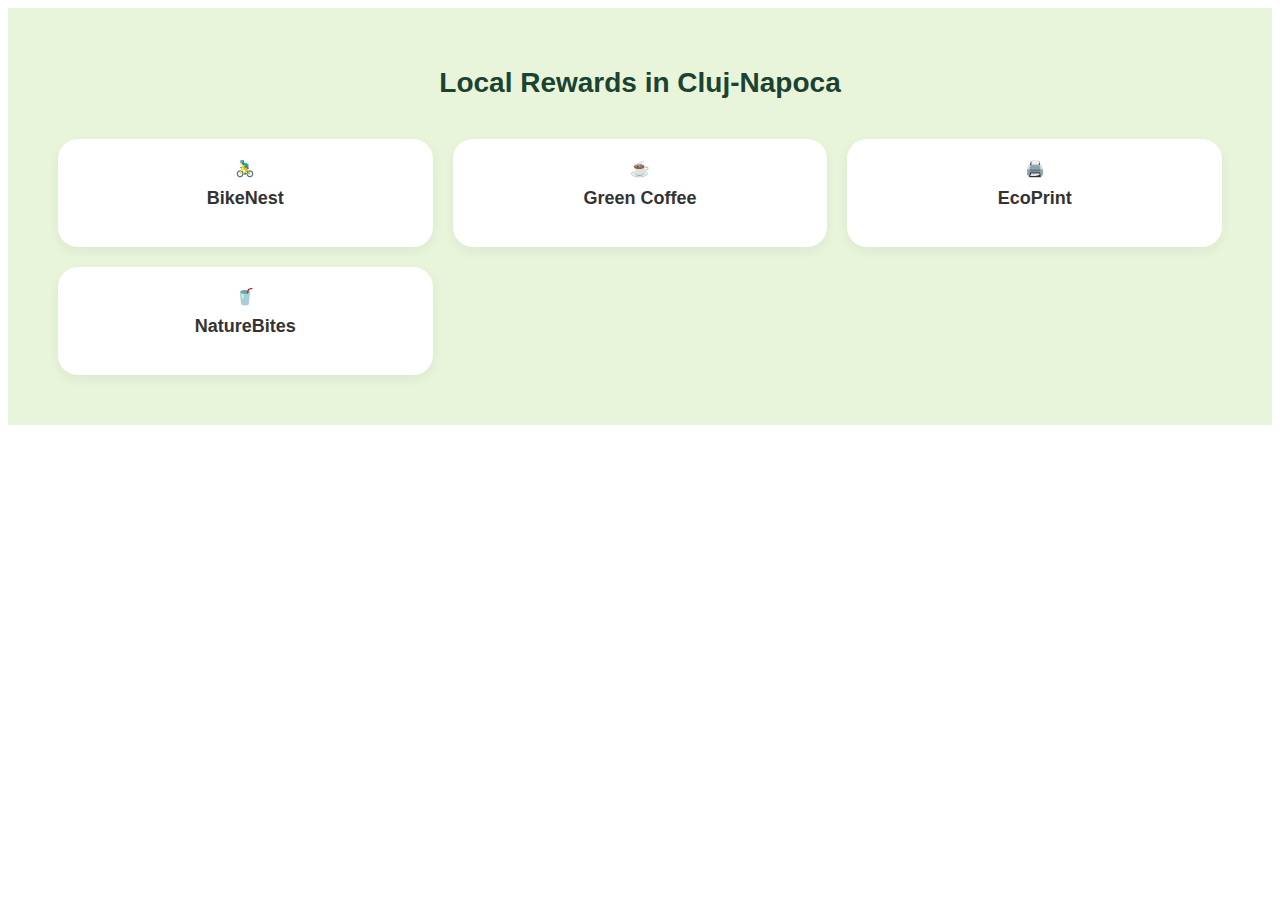
<file: businessOffersCluj.html>
<!DOCTYPE html>
<html lang="en">
<head>
  <meta charset="UTF-8" />
  <meta name="viewport" content="width=device-width, initial-scale=1.0"/>
  <title>Cluj-Napoca Local Rewards</title>
  <link rel="stylesheet" href="style/businessOffers.css">
</head>
<body>
  <div id="offers-container">
    <h1>Local Rewards in Cluj-Napoca</h1>
    <div id="business-grid"></div>
  </div>
  <script type="module" src="src/businessOffersCluj.js"></script>
</body>
</html>
</file>
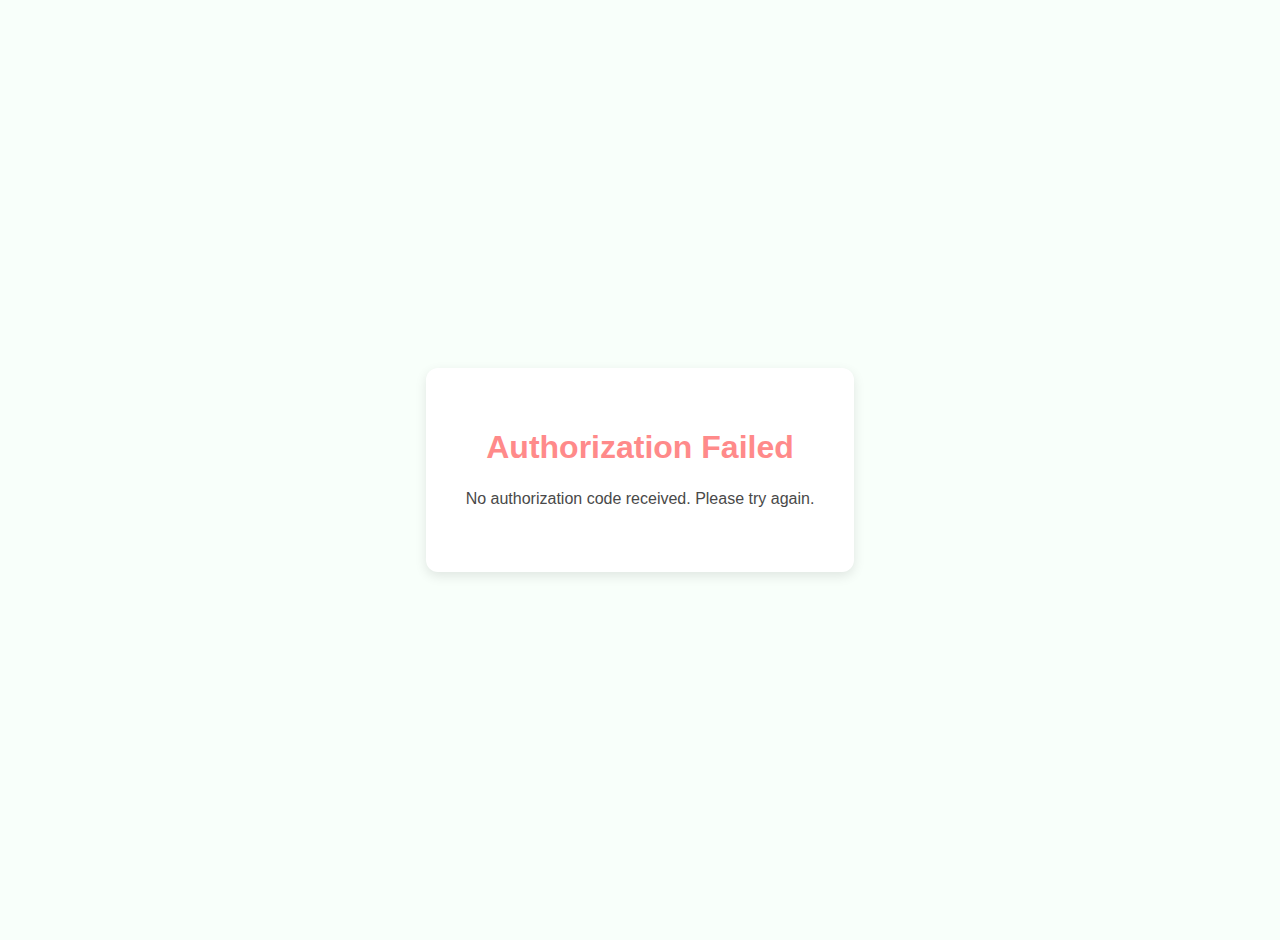
<file: callback.html>
<!DOCTYPE html>
<html lang="en">
<head>
    <meta charset="UTF-8">
    <meta name="viewport" content="width=device-width, initial-scale=1.0">
    <title>EcoMove Health - Authorization Complete</title>
    <style>
        body {
            font-family: 'Poppins', sans-serif;
            background-color: #f8fffa;
            color: #494949;
            display: flex;
            flex-direction: column;
            align-items: center;
            justify-content: center;
            height: 100vh;
            margin: 0;
            padding: 20px;
            text-align: center;
        }
        
        .auth-box {
            background-color: white;
            border-radius: 12px;
            padding: 40px;
            box-shadow: 0 4px 12px rgba(0,0,0,0.1);
            max-width: 500px;
        }
        
        h1 {
            color: #69d1b0;
            margin-bottom: 20px;
        }
        
        .error-title {
            color: #ff8a8a;
        }
        
        p {
            line-height: 1.6;
            margin-bottom: 20px;
        }
        
        .error-details {
            background-color: #ffeaea;
            padding: 15px;
            border-radius: 8px;
            font-family: monospace;
            text-align: left;
            max-height: 200px;
            overflow-y: auto;
            margin-bottom: 20px;
        }
        
        .suggestions {
            background-color: #f0f9ff;
            padding: 15px;
            border-radius: 8px;
            text-align: left;
            margin-bottom: 20px;
        }
        
        .suggestions h3 {
            color: #4a6fa5;
            margin-top: 0;
        }
        
        .suggestions ul {
            margin-bottom: 0;
            padding-left: 20px;
        }
        
        .spinner {
            border: 3px solid rgba(168, 230, 207, 0.3);
            border-radius: 50%;
            border-top: 3px solid #69d1b0;
            width: 30px;
            height: 30px;
            animation: spin 1s linear infinite;
            margin: 0 auto 20px;
        }
        
        @keyframes spin {
            0% { transform: rotate(0deg); }
            100% { transform: rotate(360deg); }
        }
    </style>
</head>
<body>
    <div class="auth-box">
        <div class="spinner"></div>
        <h1>Authorization Complete</h1>
        <p>Google Fit has been successfully connected. You can close this window and return to the EcoMove Health Dashboard.</p>
    </div>
    
    <script>
        // For debugging
        console.log('Callback page loaded. Full URL:', window.location.href);
        
        // Extract code, state, and error parameters from URL
        const urlParams = new URLSearchParams(window.location.search);
        const code = urlParams.get('code');
        const state = urlParams.get('state');
        const error = urlParams.get('error');
        const errorDescription = urlParams.get('error_description');
        
        console.log('Params:', {
            code: code ? code.substring(0, 5) + '...' : null,
            state,
            error,
            errorDescription
        });
        
        // Update UI elements
        const spinnerEl = document.querySelector('.spinner');
        const titleEl = document.querySelector('h1');
        const messageEl = document.querySelector('p');
        
        // Check if we have an error
        if (error) {
            spinnerEl.style.display = 'none';
            titleEl.textContent = 'Authorization Failed';
            titleEl.classList.add('error-title');
            
            let errorMessage = errorDescription || 'An error occurred during the authorization process.';
            
            // Specific error handling
            if (error === 'access_denied') {
                errorMessage = 'You have denied access to your Google Fit data. This might be because:';
                
                // Create suggestions element
                const suggestionsEl = document.createElement('div');
                suggestionsEl.className = 'suggestions';
                suggestionsEl.innerHTML = `
                    <h3>Possible solutions:</h3>
                    <ul>
                        <li>Make sure you are signed in to the correct Google account</li>
                        <li>The Google Cloud project may not be verified yet for these scopes</li>
                        <li>Try connecting again and accept all permissions</li>
                        <li>If you're the developer, check that the Google Cloud project has the Fitness API enabled</li>
                    </ul>
                `;
                
                // Update message
                messageEl.textContent = errorMessage;
                messageEl.after(suggestionsEl);
            } else {
                messageEl.textContent = errorMessage;
            }
            
            // Create and display error details
            const errorDetails = document.createElement('div');
            errorDetails.className = 'error-details';
            errorDetails.textContent = `Error: ${error}\n${errorDescription ? 'Description: ' + errorDescription : ''}`;
            
            // Insert after suggestions or message
            const suggestionsEl = document.querySelector('.suggestions');
            if (suggestionsEl) {
                suggestionsEl.after(errorDetails);
            } else {
                messageEl.after(errorDetails);
            }
            
            console.error('OAuth error:', error, errorDescription);
            
            // Send error message back to opener window
            if (window.opener) {
                try {
                    window.opener.postMessage({
                        type: 'google_fit_auth',
                        error: error,
                        errorDescription: errorDescription
                    }, window.location.origin);
                    console.log('Error message sent to opener window');
                } catch (e) {
                    console.error('Failed to send message to opener:', e);
                }
            } else {
                console.log('No opener window found');
            }
        } else if (code) {
            // Valid authorization code received
            console.log('Authorization code received');
            
            // Check if the state matches what we stored (security check)
            const storedState = window.opener ? window.opener.localStorage.getItem('oauthState') : null;
            
            if (state !== storedState) {
                // State mismatch - potential CSRF attack
                spinnerEl.style.display = 'none';
                titleEl.textContent = 'Security Error';
                titleEl.classList.add('error-title');
                messageEl.textContent = 'Invalid state parameter. This could be a security issue.';
                console.error('State mismatch: Expected', storedState, 'but got', state);
            } else {
                // Send message back to opener window
                if (window.opener) {
                    try {
                        window.opener.postMessage({
                            type: 'google_fit_auth',
                            code: code,
                            state: state
                        }, window.location.origin);
                        console.log('Authorization code sent to opener window');
                        
                        // Close this window automatically after 3 seconds
                        setTimeout(() => {
                            window.close();
                        }, 3000);
                    } catch (e) {
                        spinnerEl.style.display = 'none';
                        titleEl.textContent = 'Communication Error';
                        titleEl.classList.add('error-title');
                        messageEl.textContent = 'Failed to communicate with the main window: ' + e.message;
                        console.error('Failed to send message to opener:', e);
                    }
                } else {
                    // No opener window
                    spinnerEl.style.display = 'none';
                    titleEl.textContent = 'Authorization Complete';
                    messageEl.textContent = 'Google Fit has been successfully connected, but we couldn\'t communicate with the opener window. Please close this window manually.';
                    console.log('No opener window found');
                }
            }
        } else {
            // No code or error - unexpected state
            spinnerEl.style.display = 'none';
            titleEl.textContent = 'Authorization Failed';
            titleEl.classList.add('error-title');
            messageEl.textContent = 'No authorization code received. Please try again.';
            console.error('No code or error parameters found in URL');
        }
    </script>
</body>
</html>
</file>
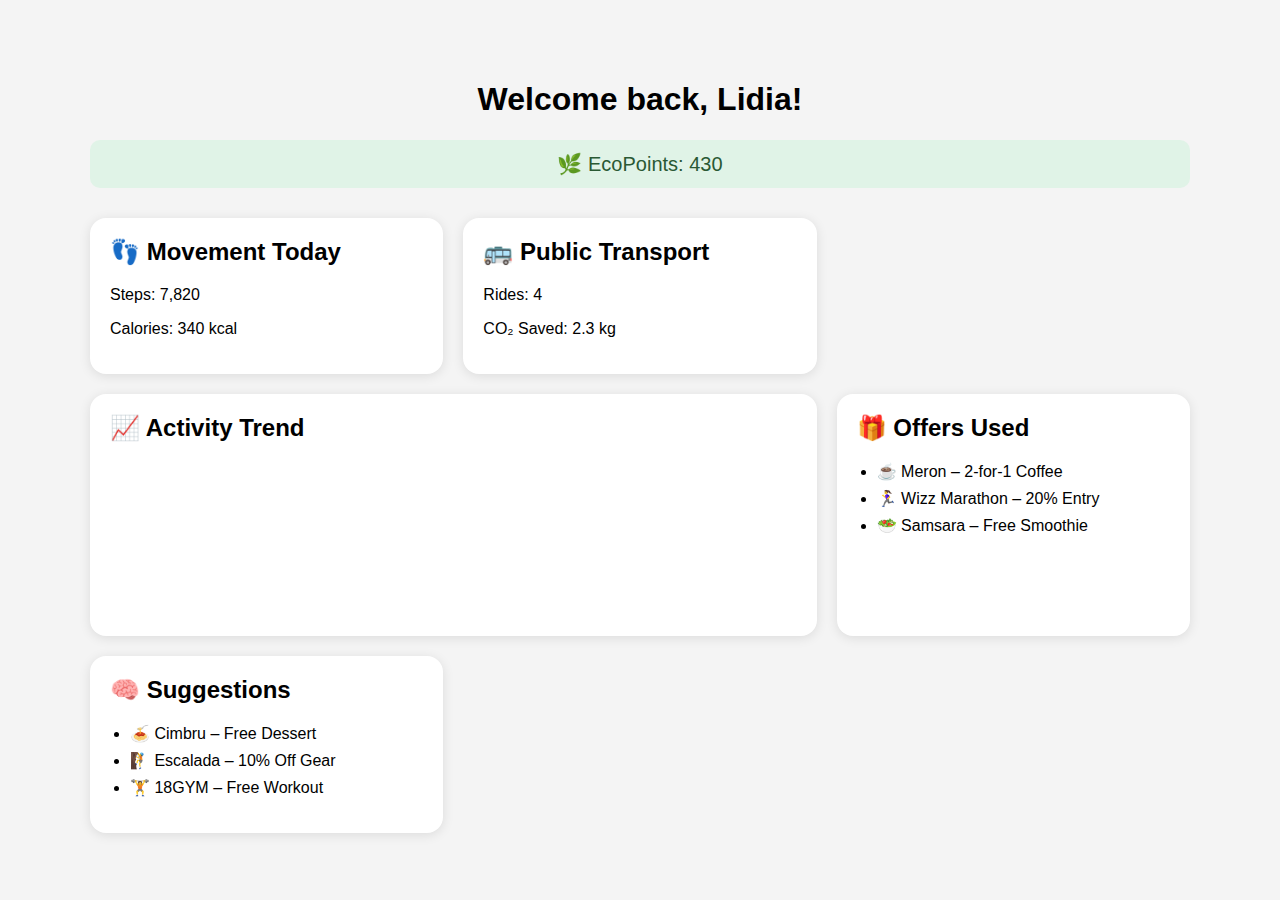
<file: client.html>
<!DOCTYPE html>
<html lang="en">
<head>
  <meta charset="UTF-8">
  <meta name="viewport" content="width=device-width, initial-scale=1.0">
  <title>EcoPoints Dashboard</title>
  <link rel="stylesheet" href="style/client.css">
</head>
<body>
  <div id="dashboard-container">
    <h1>Welcome back, Lidia!</h1>
    <div id="points-bar">🌿 EcoPoints: <span id="user-points">430</span></div>

    <div class="dashboard-grid">
      <div class="card">
        <h2>👣 Movement Today</h2>
        <p>Steps: <span id="steps">7,820</span></p>
        <p>Calories: <span id="calories">340 kcal</span></p>
      </div>

      <div class="card">
        <h2>🚌 Public Transport</h2>
        <p>Rides: <span id="rides">4</span></p>
        <p>CO₂ Saved: <span id="co2">2.3 kg</span></p>
      </div>

      <div class="card wide">
        <h2>📈 Activity Trend</h2>
        <canvas id="trendChart" width="100%" height="150px"></canvas>
      </div>

      <div class="card">
        <h2>🎁 Offers Used</h2>
        <ul id="used-offers"></ul>
      </div>

      <div class="card">
        <h2>🧠 Suggestions</h2>
        <ul id="suggested-offers"></ul>
      </div>
    </div>
  </div>

  <script type="module" src="src/client.js"></script>
</body>
</html>
</file>
<file: style/businessOffers.css>
/* ==== OFFERS LAYOUT MATCHING DASHBOARD ==== */
#offers-container {
  padding: 40px;
  background-image: url('../images/creme.png');
  background-repeat: repeat;
  max-width: 1200px;
  margin: 0 auto;
  font-family: 'Poppins', sans-serif;
}

#offers-container h1 {
  text-align: center;
  font-size: 28px;
  color: #1b4332;
  margin-bottom: 30px;
}

/* Grid for business cards */
#business-grid {
  display: grid;
  grid-template-columns: repeat(3, 1fr);
  gap: 20px;
  padding: 10px;
}

.business-card {
  background-color: #ffffff;
  border-radius: 20px;
  box-shadow: 0 4px 12px rgba(0, 0, 0, 0.06);
  padding: 20px;
  text-align: center;
  transition: transform 0.2s ease;
  cursor: pointer;
}

.business-card:hover {
  transform: translateY(-5px);
}

.logo-img {
  width: 100%;
  height: auto;
  max-height: 100px;
  object-fit: contain;
  margin-bottom: 15px;
}

.business-card h3 {
  font-size: 18px;
  font-weight: 600;
  color: #333;
  margin-top: 10px;
}

/* ==== MODAL STYLING ==== */
#offer-modal {
  position: fixed;
  top: 0;
  left: 0;
  width: 100%;
  height: 100%;
  background: rgba(0, 0, 0, 0.4);
  display: flex;
  align-items: center;
  justify-content: center;
  z-index: 9999;
  opacity: 0;
  pointer-events: none;
  transition: opacity 0.3s ease;
}

#offer-modal.show {
  opacity: 1;
  pointer-events: auto;
}

.modal-content {
  background-color: #fff;
  border-radius: 20px;
  width: 90%;
  max-width: 700px;
  padding: 30px;
  box-shadow: 0 10px 30px rgba(0, 0, 0, 0.1);
  position: relative;
  text-align: center;
}

#modal-close {
  position: absolute;
  top: 20px;
  right: 25px;
  font-size: 24px;
  color: #888;
  background: none;
  border: none;
  cursor: pointer;
}

/* Carousel container */
#carousel-wrapper {
  overflow-x: auto;
  scroll-behavior: smooth;
  -webkit-overflow-scrolling: touch;
  padding-bottom: 10px;
  margin-top: 20px;
}

#carousel-wrapper::-webkit-scrollbar {
  display: none;
}

#modal-offers-carousel {
  display: flex;
  gap: 20px;
  padding: 10px 5px;
  min-width: 100%;
}

/* Individual Offer Box */
.offer-box {
  background-color: #f9fefb;
  border-radius: 16px;
  padding: 20px;
  min-width: 280px;
  flex: 0 0 auto;
  box-shadow: 0 2px 10px rgba(0, 0, 0, 0.06);
  text-align: center;
}

.offer-box img {
  width: 100%;
  height: 160px;
  object-fit: cover;
  border-radius: 12px;
  margin-bottom: 10px;
}

.offer-box h3 {
  font-size: 18px;
  color: #1b4332;
  margin-bottom: 6px;
}

.offer-box p {
  font-size: 14px;
  color: #444;
}

.points-requirement {
  font-size: 14px;
  color: #6c757d;
  margin-top: 10px;
}

/* Redeem button */
.redeem-btn {
  background-color: #1b4332;
  color: #fff;
  padding: 10px 18px;
  border: none;
  border-radius: 8px;
  font-size: 14px;
  margin-top: 10px;
  cursor: pointer;
  transition: background-color 0.2s ease;
}

.redeem-btn:hover {
  background-color: #14532d;
}

/* ==== DROPDOWN STYLES ==== */
.custom-dropdown {
  display: flex;
  justify-content: flex-end;
  padding-right: 40px;
  margin-bottom: 20px;
}

.custom-dropdown select {
  appearance: none;
  -webkit-appearance: none;
  -moz-appearance: none;
  background-color: #69d1b0;
  color: white;
  font-weight: 600;
  border: none;
  border-radius: 20px;
  padding: 12px 16px 12px 40px;
  font-size: 1rem;
  cursor: pointer;
  background-image: url('https://upload.wikimedia.org/wikipedia/commons/thumb/e/ec/Globe_icon.svg/32px-Globe_icon.svg.png'),
                    linear-gradient(to right, #69d1b0, #69d1b0);
  background-repeat: no-repeat;
  background-position: 10px center;
  background-size: 20px, 100%;
  box-shadow: 0 4px 6px rgba(0, 0, 0, 0.1);
}

.custom-dropdown select:focus {
  outline: none;
  box-shadow: 0 0 0 3px rgba(168, 230, 207, 0.4);
}

/* ==== QR CODE POPUP STYLING ==== */
.qr-popup {
  position: fixed;
  top: 0;
  left: 0;
  width: 100%;
  height: 100%;
  background: rgba(0, 0, 0, 0.6);
  display: flex;
  align-items: center;
  justify-content: center;
  z-index: 10000;
  opacity: 0;
  pointer-events: none;
  transition: opacity 0.3s ease;
}

.qr-popup.show {
  opacity: 1;
  pointer-events: auto;
}

.qr-content {
  background-color: #fff;
  border-radius: 20px;
  width: 90%;
  max-width: 400px;
  padding: 30px;
  box-shadow: 0 10px 30px rgba(0, 0, 0, 0.2);
  position: relative;
  text-align: center;
  display: flex;
  flex-direction: column;
  align-items: center;
}

.qr-close {
  position: absolute;
  top: 15px;
  right: 20px;
  font-size: 24px;
  color: #888;
  background: none;
  border: none;
  cursor: pointer;
}

.qr-title {
  font-size: 22px;
  color: #1b4332;
  margin-bottom: 15px;
}

.qr-code {
  width: 220px;
  height: 220px;
  background-color: #f5f5f5;
  padding: 10px;
  margin: 10px auto 20px;
  border-radius: 10px;
  display: flex;
  align-items: center;
  justify-content: center;
}

.qr-code img {
  width: 100%;
  height: 100%;
  object-fit: contain;
}

.qr-instructions {
  font-size: 14px;
  color: #555;
  margin-bottom: 15px;
}

.qr-expiry {
  font-size: 12px;
  color: #999;
  margin-top: 10px;
}

.qr-offer-title {
  font-size: 18px;
  font-weight: 600;
  color: #333;
  margin-bottom: 5px;
}

.claim-code {
  background-color: #f0f8f5;
  padding: 8px 15px;
  border-radius: 8px;
  font-size: 18px;
  letter-spacing: 1px;
  color: #1b4332;
  font-weight: 600;
  margin: 10px 0;
}

/* Google Maps Section */
#map-section {
  padding: 40px 60px;
  margin: 40px auto 60px;
  max-width: 1400px;
  background-image: url('../images/creme.png');
  background-repeat: repeat;
}

#map-section h2 {
  text-align: center;
  font-size: 28px;
  color: #1b4332;
  margin-bottom: 20px;
}

#map-container {
  height: 450px;
  border-radius: 20px;
  box-shadow: 0 6px 18px rgba(0, 0, 0, 0.1);
  overflow: hidden;
  position: relative;
}

.map-info-window {
  min-width: 200px;
  padding: 10px;
}

.map-info-window h3 {
  font-size: 16px;
  color: #1b4332;
  margin-bottom: 5px;
}

.map-info-window img {
  width: 60px;
  height: 60px;
  object-fit: contain;
  margin-right: 10px;
  float: left;
}

.map-info-window p {
  font-size: 14px;
  color: #444;
  margin: 5px 0;
}

.map-info-window a {
  display: inline-block;
  background-color: #1b4332;
  color: white;
  padding: 5px 10px;
  border-radius: 4px;
  text-decoration: none;
  font-size: 12px;
  margin-top: 8px;
  transition: background-color 0.2s;
}

.map-info-window a:hover {
  background-color: #14532d;
}

.gm-style-iw {
  border-radius: 10px !important;
  padding: 8px !important;
}

/* Responsive styles for business cards and map */
@media (max-width: 992px) {
  #business-grid {
    grid-template-columns: repeat(2, 1fr);
  }
  
  #map-section {
    padding: 30px 40px;
  }
  
  #map-container {
    height: 400px;
  }
}

@media (max-width: 768px) {
  #offers-container {
    padding: 30px 20px;
  }
  
  #business-grid {
    grid-template-columns: 1fr;
    gap: 15px;
  }
  
  #map-section {
    padding: 30px 20px;
    margin: 20px auto 40px;
  }
  
  .modal-content {
    width: 95%;
    padding: 20px;
  }
  
  #modal-offers-carousel {
    flex-direction: column;
  }
  
  .offer-box {
    min-width: auto;
    width: 100%;
    margin-bottom: 15px;
  }
  
  .qr-content {
    width: 95%;
    padding: 20px;
  }
  
  .qr-code {
    width: 180px;
    height: 180px;
  }
}

@media (max-width: 576px) {
  #offers-container h1 {
    font-size: 24px;
  }
  
  #map-section h2 {
    font-size: 24px;
  }
  
  #map-container {
    height: 350px;
  }
  
  .custom-dropdown {
    padding-right: 20px;
  }
  
  .custom-dropdown select {
    font-size: 0.9rem;
    padding: 10px 14px 10px 35px;
    background-size: 16px, 100%;
  }
}
</file>
<file: style/client.css>
body {
    margin: 0;
    font-family: Arial, sans-serif;
    background-color: #f4f4f4;
  }
  
  #dashboard-container {
    max-width: 1100px;
    margin: 40px auto;
    padding: 20px;
    text-align: center;
  }
  
  #points-bar {
    background-color: #e0f3e7;
    color: #2a5934;
    padding: 12px;
    border-radius: 10px;
    font-size: 20px;
    margin-bottom: 30px;
  }
  
  .dashboard-grid {
    display: grid;
    grid-template-columns: repeat(auto-fit, minmax(280px, 1fr));
    gap: 20px;
  }
  
  .card {
    background: white;
    border-radius: 16px;
    padding: 20px;
    box-shadow: 0 2px 12px rgba(0,0,0,0.1);
    text-align: left;
  }
  
  .card h2 {
    margin-top: 0;
  }
  
  .card.wide {
    grid-column: span 2;
  }
  
  ul {
    padding-left: 20px;
  }
  
  ul li {
    margin-bottom: 8px;
  }
</file>
